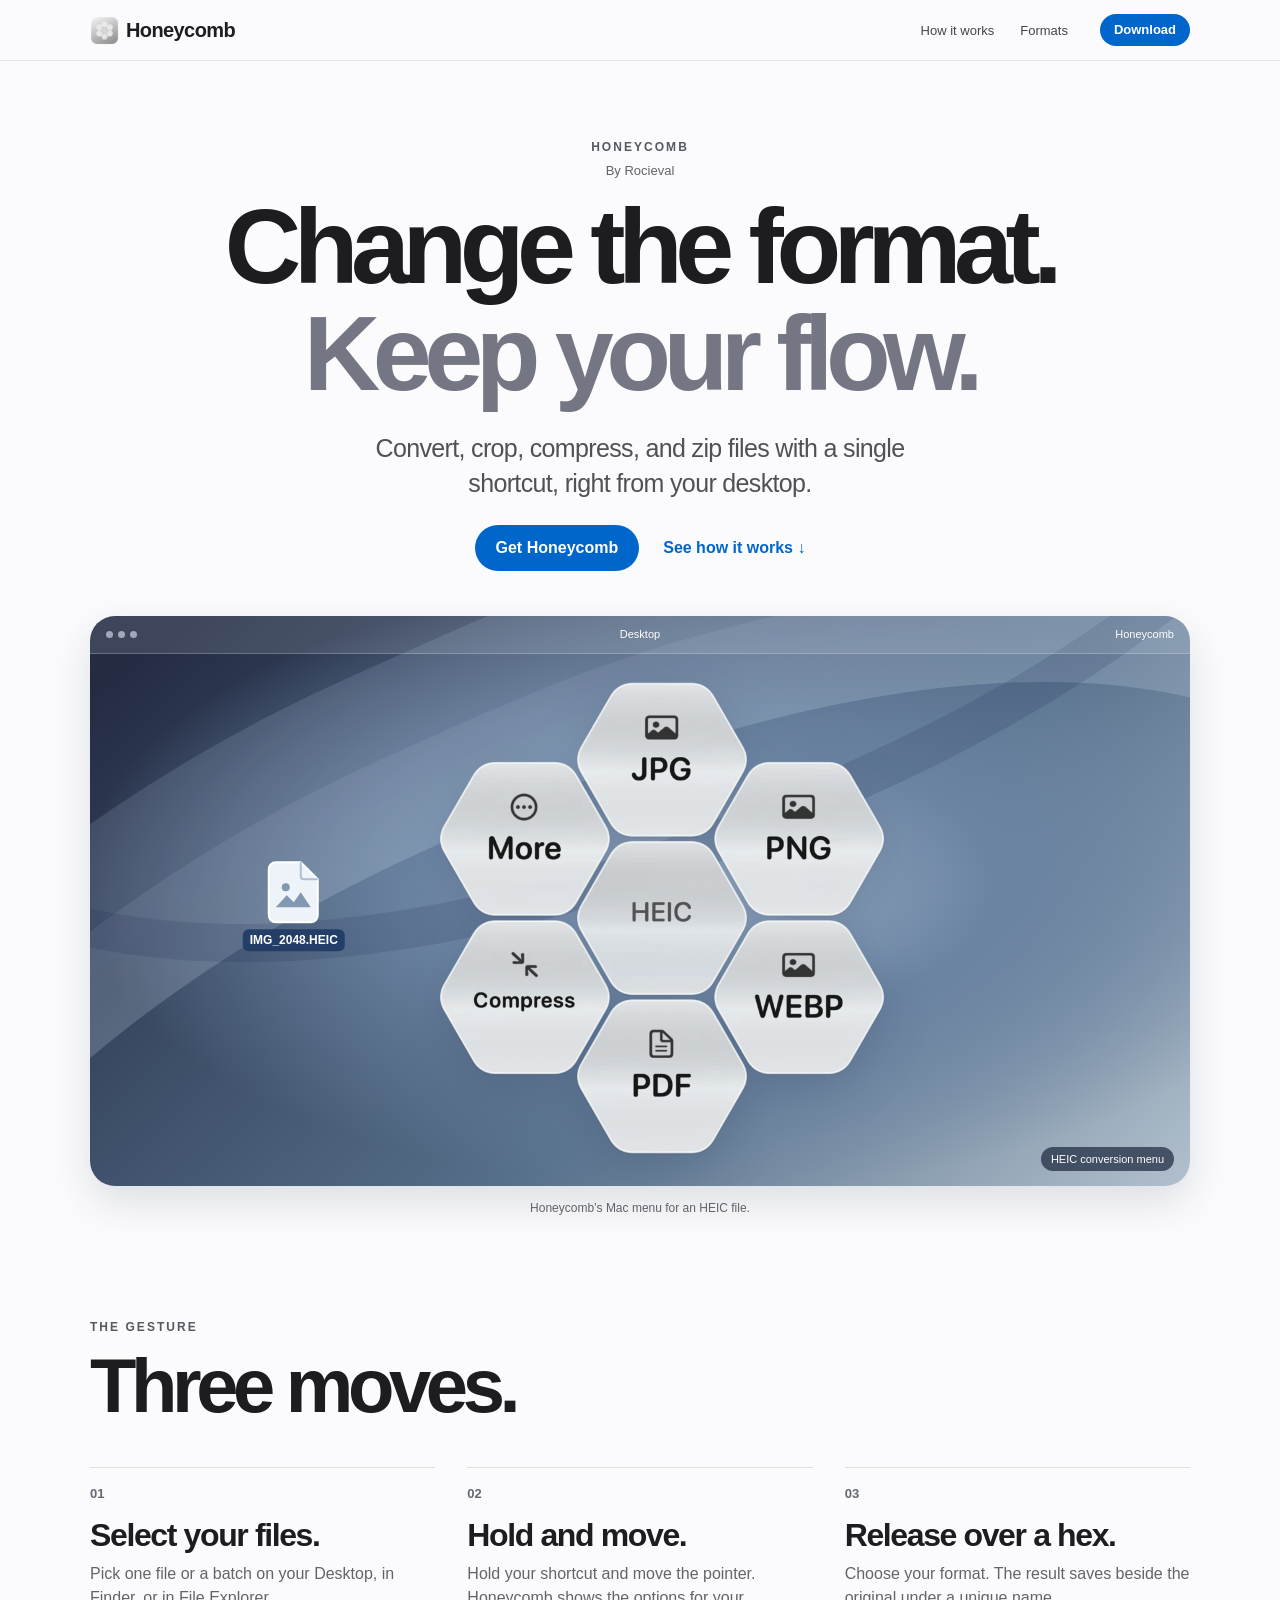
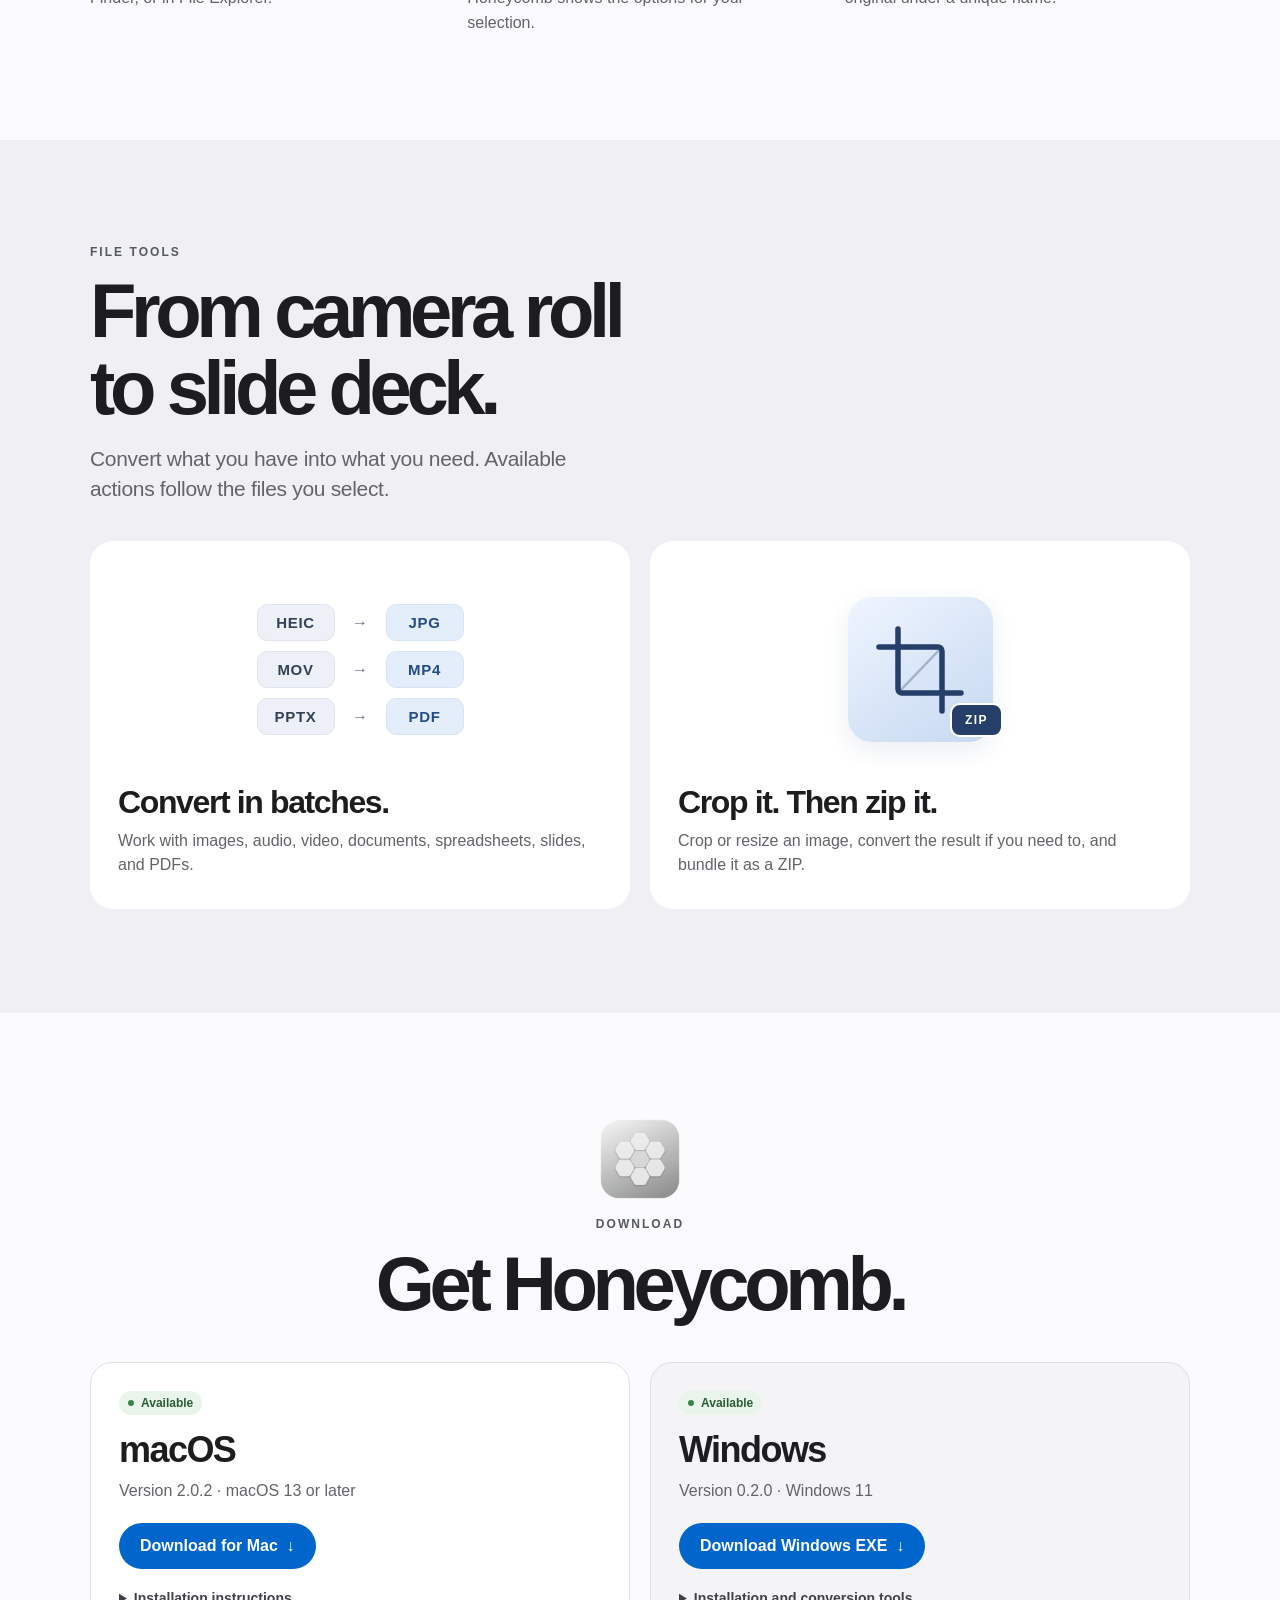
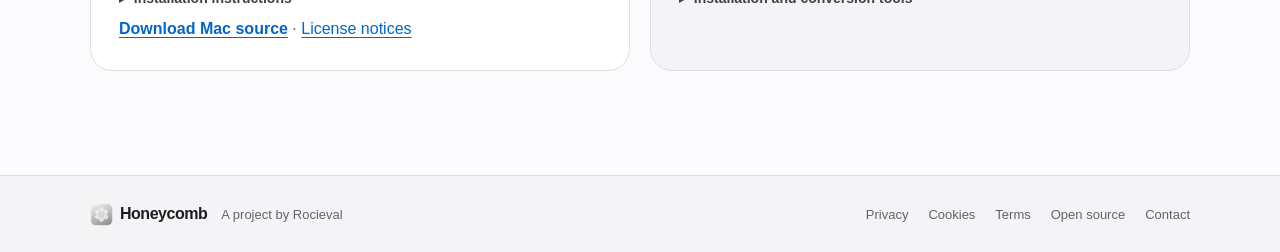
<file: docs/index.html>
<!doctype html>
<html lang="en">
<head>
  <meta charset="utf-8">
  <meta name="viewport" content="width=device-width, initial-scale=1">
  <meta name="description" content="Honeycomb puts file conversion, editing, compression, and ZIP archives a shortcut away on your desktop.">
  <meta name="referrer" content="no-referrer">
  <meta name="theme-color" content="#fbfbfd">
  <title>Honeycomb — File tools, a gesture away</title>
  <link rel="icon" href="assets/honeycomb.png">
  <link rel="stylesheet" href="assets/site.css">
</head>
<body>
  <a class="skip-link" href="#main">Skip to content</a>
  <header class="header">
    <nav class="nav wrap" aria-label="Main navigation">
      <a class="brand" href="#" aria-label="Honeycomb home"><img src="assets/honeycomb.png" width="29" height="29" alt="">Honeycomb</a>
      <div class="navlinks"><a href="#workflow">How it works</a><a href="#formats">Formats</a></div>
      <a class="button small" href="#download">Download</a>
    </nav>
  </header>
  <main id="main" tabindex="-1">
    <section class="hero wrap" aria-labelledby="headline">
      <p class="eyebrow">HONEYCOMB</p>
      <p class="author-credit">By Rocieval</p>
      <h1 id="headline">Change the format.<br><span>Keep your flow.</span></h1>
      <p class="lead">Convert, crop, compress, and zip files with a single shortcut, right from your desktop.</p>
      <div class="hero-actions"><a class="button" href="#download">Get Honeycomb</a><a class="link" href="#workflow">See how it works <span aria-hidden="true">↓</span></a></div>
      <figure class="showcase">
        <div class="stage" role="img" aria-label="Honeycomb’s seven-hex HEIC conversion menu. Select JPG, PNG, WEBP, PDF, Compress, or More.">
          <div class="stage-top" aria-hidden="true"><span><i></i><i></i><i></i></span><span>Desktop</span><span class="stage-top-end">Honeycomb</span></div>
          <div class="file" aria-hidden="true">
            <svg width="54" height="64" viewBox="0 0 54 64" fill="none"><path d="M9 2h25l17 17v36c0 4-3 7-7 7H9c-4 0-7-3-7-7V9c0-4 3-7 7-7Z" fill="#eef3fa" stroke="#fff" stroke-width="2"/><path d="M34 2v14c0 2 1 3 3 3h14" stroke="#adbfd4" stroke-width="2"/><path d="m9 47 11-12 7 7 7-10 10 15H9Z" fill="#8297b1"/><circle cx="19" cy="27" r="4" fill="#8297b1"/></svg>
            <span>IMG_2048.HEIC</span>
          </div>
          <img class="menu" src="assets/hex-menu.webp" width="900" height="900" alt="">
          <span class="stage-note" aria-hidden="true">HEIC conversion menu</span>
        </div>
        <figcaption>Honeycomb’s Mac menu for an HEIC file.</figcaption>
      </figure>
    </section>

    <section id="workflow" class="section wrap" aria-labelledby="workflow-title">
      <div class="section-heading">
        <p class="eyebrow">THE GESTURE</p>
        <h2 id="workflow-title">Three moves.</h2>
      </div>
      <ol class="steps">
        <li><span class="step-no">01</span><h3>Select your files.</h3><p>Pick one file or a batch on your Desktop, in Finder, or in File Explorer.</p></li>
        <li><span class="step-no">02</span><h3>Hold and move.</h3><p>Hold your shortcut and move the pointer. Honeycomb shows the options for your selection.</p></li>
        <li><span class="step-no">03</span><h3>Release over a hex.</h3><p>Choose your format. The result saves beside the original under a unique name.</p></li>
      </ol>
    </section>

    <section id="formats" class="format-section section" aria-labelledby="formats-title">
      <div class="wrap">
        <div class="section-heading">
          <p class="eyebrow">FILE TOOLS</p>
          <h2 id="formats-title">From camera roll<br>to slide deck.</h2>
          <p>Convert what you have into what you need. Available actions follow the files you select.</p>
        </div>
        <div class="features">
          <article class="feature conversion">
            <div class="feature-art" aria-hidden="true">
              <div class="route"><span>HEIC</span><b>→</b><span>JPG</span></div>
              <div class="route"><span>MOV</span><b>→</b><span>MP4</span></div>
              <div class="route"><span>PPTX</span><b>→</b><span>PDF</span></div>
            </div>
            <div><h3>Convert in batches.</h3><p>Work with images, audio, video, documents, spreadsheets, slides, and PDFs.</p></div>
          </article>
          <article class="feature editing">
            <div class="feature-art edit-art" aria-hidden="true">
              <div class="crop-art"><svg width="110" height="110" viewBox="0 0 110 110" fill="none"><path d="M33 14v60a4 4 0 0 0 4 4h59M14 32h59a4 4 0 0 1 4 4v60" stroke="currentColor" stroke-width="5.5" stroke-linecap="round"/><path d="M33 78l44-46" stroke="currentColor" stroke-opacity=".31" stroke-width="2.5" stroke-linecap="round"/></svg></div>
              <span class="zip-art">ZIP</span>
            </div>
            <div><h3>Crop it. Then zip it.</h3><p>Crop or resize an image, convert the result if you need to, and bundle it as a ZIP.</p></div>
          </article>
        </div>
      </div>
    </section>

    <section id="download" class="section download wrap" aria-labelledby="download-title">
      <img class="download-icon" src="assets/honeycomb.png" width="84" height="84" alt="">
      <div class="section-heading"><p class="eyebrow">DOWNLOAD</p><h2 id="download-title">Get Honeycomb.</h2></div>
      <div class="platforms">
        <article class="platform">
          <span class="status available"><i></i> Available</span>
          <h3>macOS</h3>
          <p>Version 2.0.2 · macOS 13 or later</p>
          <a class="button" href="downloads/Honeycomb-2.0.2-macOS.zip" download>Download for Mac <span aria-hidden="true">↓</span></a>
          <details>
            <summary>Installation instructions</summary>
            <ol>
              <li>Unzip the download, then open <code>install-honeycomb.command</code>.</li>
              <li>If Finder reports a file privilege error, open Terminal, type <code>/bin/bash</code> followed by a space, drag the extracted script into Terminal, and press Return.</li>
              <li>Follow the Terminal prompts. First setup needs an internet connection and may ask for Command Line Tools or your Mac password.</li>
              <li>In System Settings, enable Accessibility, Input Monitoring, and Automation access to Finder for Honeycomb.</li>
            </ol>
          </details>
          <p><a class="link" href="downloads/Honeycomb-source.zip" download>Download Mac source</a> · <a href="licenses.html">License notices</a></p>
        </article>
        <article class="platform windows">
          <span class="status available"><i></i> Available</span>
          <h3>Windows</h3>
          <p>Version 0.2.0 · Windows 11</p>
          <a class="button" href="downloads/Honeycomb-Windows-Setup.exe" download>Download Windows EXE <span aria-hidden="true">↓</span></a>
          <details>
            <summary>Installation and conversion tools</summary>
            <ol>
              <li>If you already use Honeycomb, quit it from the system tray. Open <code>Honeycomb-Windows-Setup.exe</code> from your Downloads folder.</li>
              <li>The installer is unsigned. If Microsoft Defender SmartScreen shows <strong>Windows protected your PC</strong>, check that you downloaded the EXE from this Honeycomb site. Click <strong>More info</strong>, then <strong>Run anyway</strong> if Windows offers it and you trust the download.</li>
              <li>Select files in Explorer or on the Desktop. Hold <strong>Ctrl + Alt + Space</strong>, move the pointer, and release over a hex.</li>
              <li>If a format needs an engine, pick <strong>Set up tools</strong> from the menu. Honeycomb asks before installing a tool. Open the menu again once the tool is detected.</li>
            </ol>
            <p>Poppler handles PDF pages and text. FFmpeg handles audio and video, including M4A, M4V, and recognizable MPEG-4 files ending in <code>.m4</code>. LibreOffice handles PowerPoint, spreadsheets, and Office documents. ImageMagick and Pandoc add image and document formats.</p>
            <p>For a mixed selection, choose <strong>By type</strong> to see each group’s options. <strong>Set up extended formats</strong> adds the separate Filee converter. Choose <strong>Extended…</strong> in the menu to see its available formats.</p>
          </details>
        </article>
      </div>
    </section>
  </main>
  <footer class="footer"><div class="wrap footer-inner"><a class="brand" href="#"><img src="assets/honeycomb.png" width="23" height="23" alt="">Honeycomb</a><p class="footer-credit">A project by Rocieval</p><nav class="legal-links" aria-label="Legal and support"><a href="privacy.html">Privacy</a><a href="cookies.html">Cookies</a><a href="terms.html">Terms</a><a href="licenses.html">Open source</a><a href="contact.html">Contact</a></nav></div></footer>
</body>
</html>
</file>
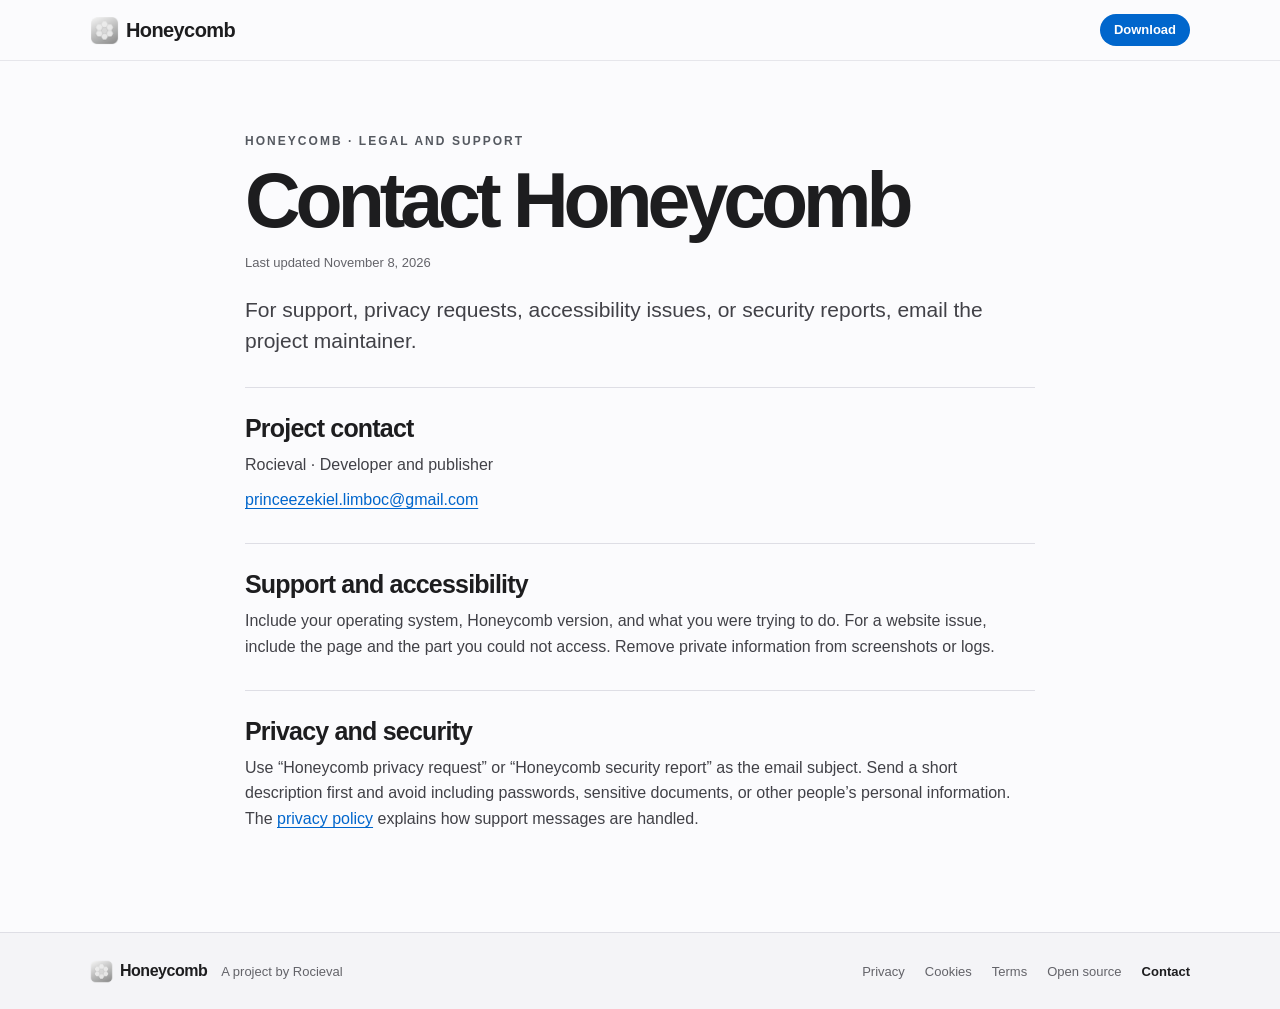
<file: docs/contact.html>
<!doctype html>
<html lang="en">
<head>
  <meta charset="utf-8">
  <meta name="viewport" content="width=device-width, initial-scale=1">
  <meta name="referrer" content="no-referrer">
  <meta name="description" content="For support, privacy requests, accessibility issues, or security reports, email the project maintainer.">
  <title>Contact Honeycomb — Honeycomb</title>
  <link rel="icon" href="assets/honeycomb.png">
  <link rel="stylesheet" href="assets/site.css">
</head>
<body>
  <a class="skip-link" href="#main">Skip to content</a>
  <header class="header"><nav class="nav wrap" aria-label="Main navigation">
    <a class="brand" href="index.html"><img src="assets/honeycomb.png" width="29" height="29" alt="">Honeycomb</a>
    <a class="button small legal-download" href="index.html#download">Download</a>
  </nav></header>
  <main id="main" class="legal wrap" tabindex="-1">
    <p class="eyebrow">HONEYCOMB · LEGAL AND SUPPORT</p>
    <h1>Contact Honeycomb</h1>
    <p class="legal-date">Last updated <time datetime="2026-11-08">November 8, 2026</time></p>
    <p class="legal-intro">For support, privacy requests, accessibility issues, or security reports, email the project maintainer.</p>
    
    <section><h2>Project contact</h2>
      <p>Rocieval · Developer and publisher</p>
      <p><a href="mailto:princeezekiel.limboc@gmail.com">princeezekiel.limboc@gmail.com</a></p></section>
    <section><h2>Support and accessibility</h2>
      <p>Include your operating system, Honeycomb version, and what you were trying to do. For a website issue, include the page and the part you could not access. Remove private information from screenshots or logs.</p></section>
    <section><h2>Privacy and security</h2>
      <p>Use “Honeycomb privacy request” or “Honeycomb security report” as the email subject. Send a short description first and avoid including passwords, sensitive documents, or other people’s personal information. The <a href="privacy.html">privacy policy</a> explains how support messages are handled.</p></section>
  </main>
  <footer class="footer"><div class="wrap footer-inner">
    <a class="brand" href="index.html"><img src="assets/honeycomb.png" width="23" height="23" alt="">Honeycomb</a>
    <p class="footer-credit">A project by Rocieval</p><nav class="legal-links" aria-label="Legal and support"><a href="privacy.html">Privacy</a><a href="cookies.html">Cookies</a><a href="terms.html">Terms</a><a href="licenses.html">Open source</a><a href="contact.html" aria-current="page">Contact</a></nav>
  </div></footer>
</body>
</html>
</file>
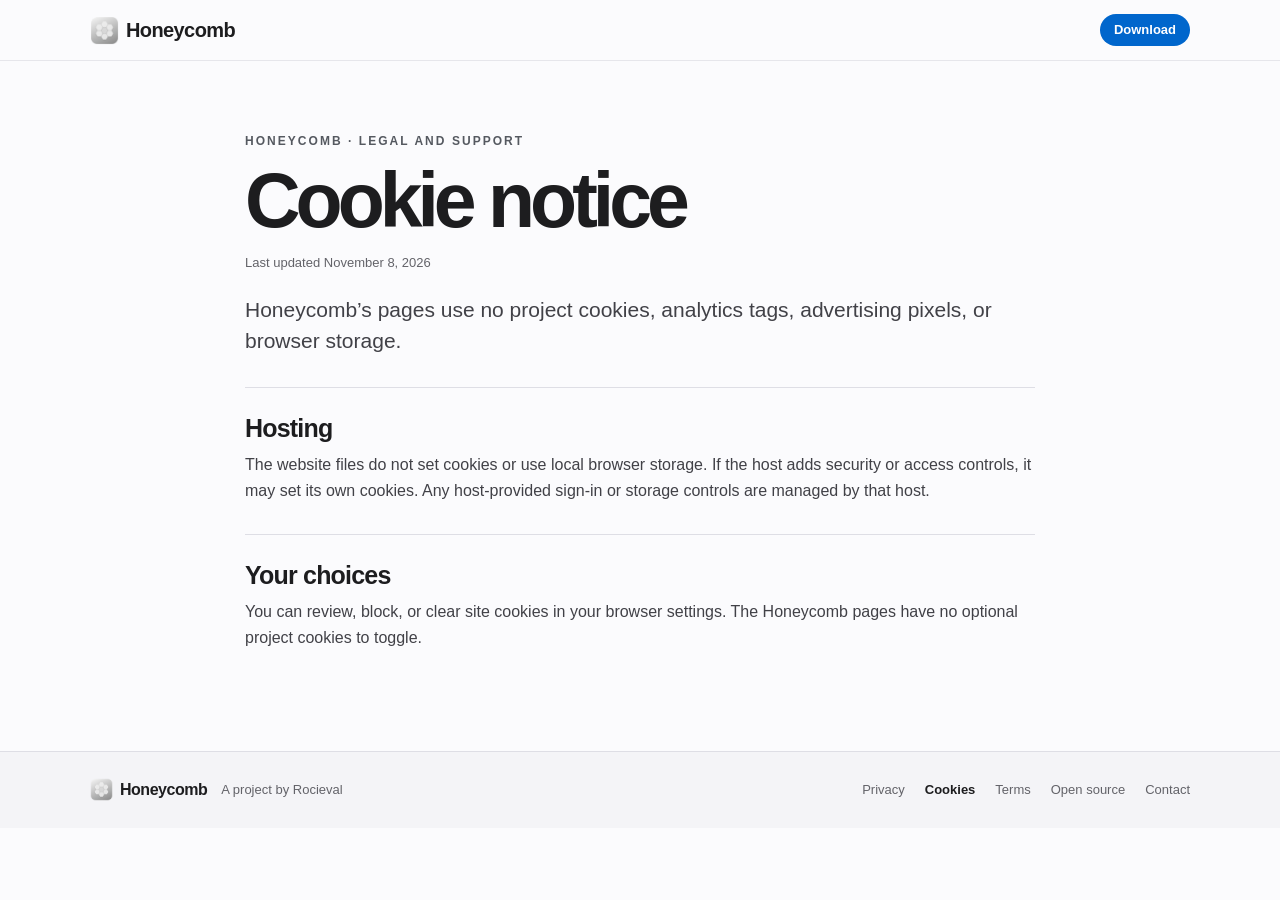
<file: docs/cookies.html>
<!doctype html>
<html lang="en">
<head>
  <meta charset="utf-8">
  <meta name="viewport" content="width=device-width, initial-scale=1">
  <meta name="referrer" content="no-referrer">
  <meta name="description" content="Honeycomb’s pages use no project cookies, analytics tags, advertising pixels, or browser storage.">
  <title>Cookie notice — Honeycomb</title>
  <link rel="icon" href="assets/honeycomb.png">
  <link rel="stylesheet" href="assets/site.css">
</head>
<body>
  <a class="skip-link" href="#main">Skip to content</a>
  <header class="header"><nav class="nav wrap" aria-label="Main navigation">
    <a class="brand" href="index.html"><img src="assets/honeycomb.png" width="29" height="29" alt="">Honeycomb</a>
    <a class="button small legal-download" href="index.html#download">Download</a>
  </nav></header>
  <main id="main" class="legal wrap" tabindex="-1">
    <p class="eyebrow">HONEYCOMB · LEGAL AND SUPPORT</p>
    <h1>Cookie notice</h1>
    <p class="legal-date">Last updated <time datetime="2026-11-08">November 8, 2026</time></p>
    <p class="legal-intro">Honeycomb’s pages use no project cookies, analytics tags, advertising pixels, or browser storage.</p>
    
    <section><h2>Hosting</h2>

      <p>The website files do not set cookies or use local browser storage. If the host adds security or access controls, it may set its own cookies. Any host-provided sign-in or storage controls are managed by that host.</p></section>
    <section><h2>Your choices</h2>
      <p>You can review, block, or clear site cookies in your browser settings. The Honeycomb pages have no optional project cookies to toggle.</p></section>
  </main>
  <footer class="footer"><div class="wrap footer-inner">
    <a class="brand" href="index.html"><img src="assets/honeycomb.png" width="23" height="23" alt="">Honeycomb</a>
    <p class="footer-credit">A project by Rocieval</p><nav class="legal-links" aria-label="Legal and support"><a href="privacy.html">Privacy</a><a href="cookies.html" aria-current="page">Cookies</a><a href="terms.html">Terms</a><a href="licenses.html">Open source</a><a href="contact.html">Contact</a></nav>
  </div></footer>
</body>
</html>
</file>
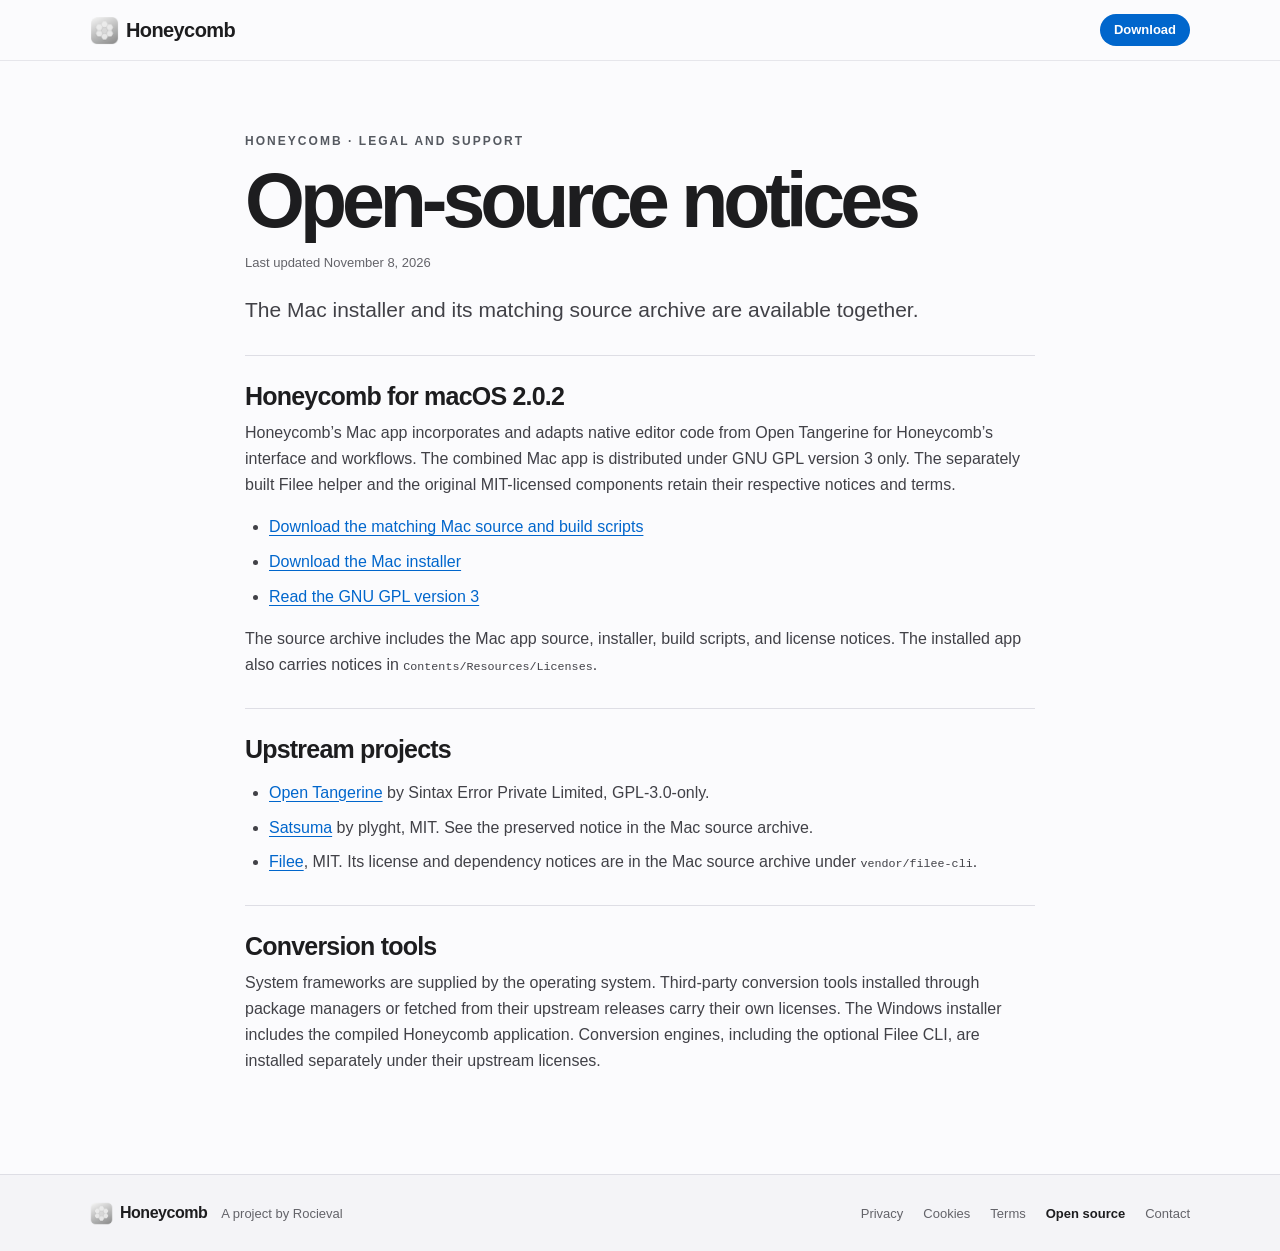
<file: docs/licenses.html>
<!doctype html>
<html lang="en">
<head>
  <meta charset="utf-8">
  <meta name="viewport" content="width=device-width, initial-scale=1">
  <meta name="referrer" content="no-referrer">
  <meta name="description" content="The Mac installer and its matching source archive are available together.">
  <title>Open-source notices — Honeycomb</title>
  <link rel="icon" href="assets/honeycomb.png">
  <link rel="stylesheet" href="assets/site.css">
</head>
<body>
  <a class="skip-link" href="#main">Skip to content</a>
  <header class="header"><nav class="nav wrap" aria-label="Main navigation">
    <a class="brand" href="index.html"><img src="assets/honeycomb.png" width="29" height="29" alt="">Honeycomb</a>
    <a class="button small legal-download" href="index.html#download">Download</a>
  </nav></header>
  <main id="main" class="legal wrap" tabindex="-1">
    <p class="eyebrow">HONEYCOMB · LEGAL AND SUPPORT</p>
    <h1>Open-source notices</h1>
    <p class="legal-date">Last updated <time datetime="2026-11-08">November 8, 2026</time></p>
    <p class="legal-intro">The Mac installer and its matching source archive are available together.</p>
    
    <section><h2>Honeycomb for macOS 2.0.2</h2>
      <p>Honeycomb’s Mac app incorporates and adapts native editor code from Open Tangerine for Honeycomb’s interface and workflows. The combined Mac app is distributed under GNU GPL version 3 only. The separately built Filee helper and the original MIT-licensed components retain their respective notices and terms.</p>
      <ul>
        <li><a href="downloads/Honeycomb-source.zip" download>Download the matching Mac source and build scripts</a></li>
        <li><a href="downloads/Honeycomb-2.0.2-macOS.zip" download>Download the Mac installer</a></li>
        <li><a href="https://www.gnu.org/licenses/gpl-3.0.html">Read the GNU GPL version 3</a></li>
      </ul>
      <p>The source archive includes the Mac app source, installer, build scripts, and license notices. The installed app also carries notices in <code>Contents/Resources/Licenses</code>.</p></section>
    <section><h2>Upstream projects</h2>
      <ul>
        <li><a href="https://github.com/sintaxerrorpvtltd/Open-Tangerine">Open Tangerine</a> by Sintax Error Private Limited, GPL-3.0-only.</li>
        <li><a href="https://github.com/plyght/satsuma">Satsuma</a> by plyght, MIT. See the preserved notice in the Mac source archive.</li>
        <li><a href="https://github.com/KnifeLemon/Filee">Filee</a>, MIT. Its license and dependency notices are in the Mac source archive under <code>vendor/filee-cli</code>.</li>
      </ul></section>
    <section><h2>Conversion tools</h2>
      <p>System frameworks are supplied by the operating system. Third-party conversion tools installed through package managers or fetched from their upstream releases carry their own licenses. The Windows installer includes the compiled Honeycomb application. Conversion engines, including the optional Filee CLI, are installed separately under their upstream licenses.</p></section>
  </main>
  <footer class="footer"><div class="wrap footer-inner">
    <a class="brand" href="index.html"><img src="assets/honeycomb.png" width="23" height="23" alt="">Honeycomb</a>
    <p class="footer-credit">A project by Rocieval</p><nav class="legal-links" aria-label="Legal and support"><a href="privacy.html">Privacy</a><a href="cookies.html">Cookies</a><a href="terms.html">Terms</a><a href="licenses.html" aria-current="page">Open source</a><a href="contact.html">Contact</a></nav>
  </div></footer>
</body>
</html>
</file>
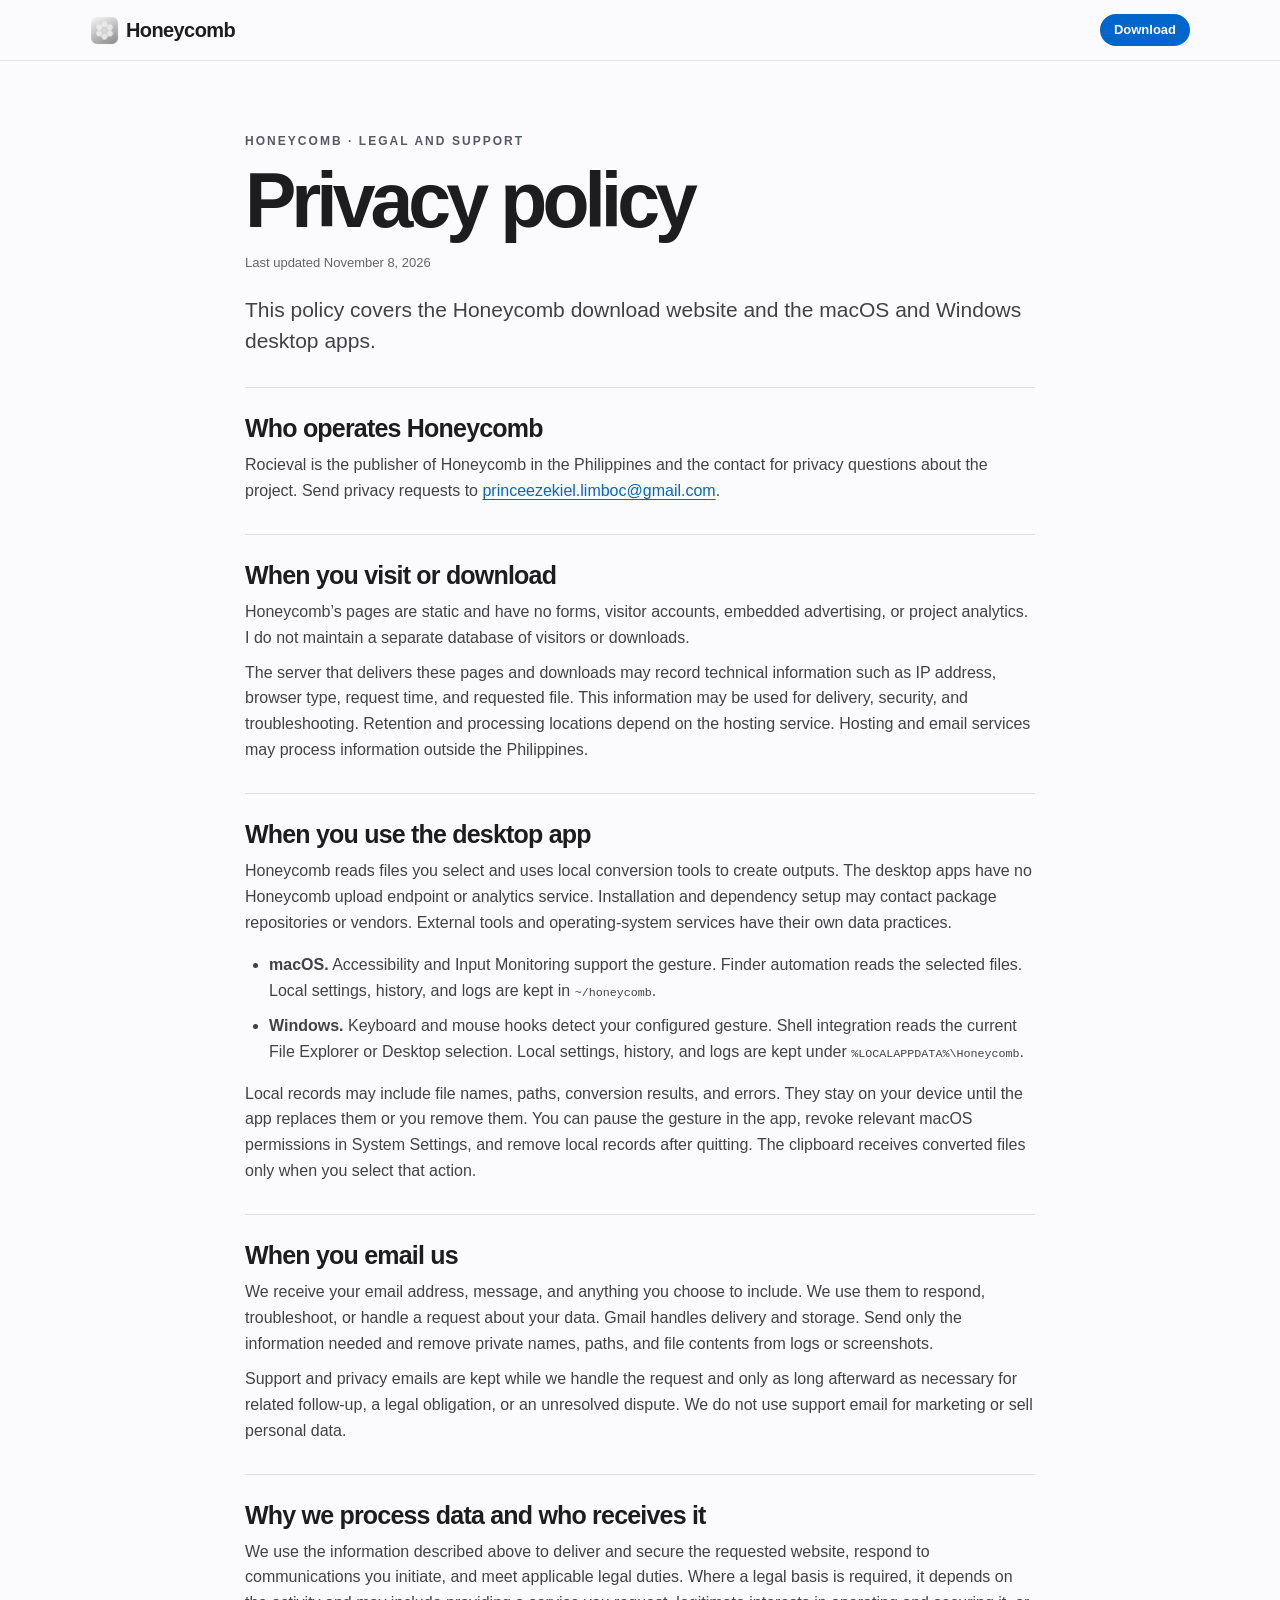
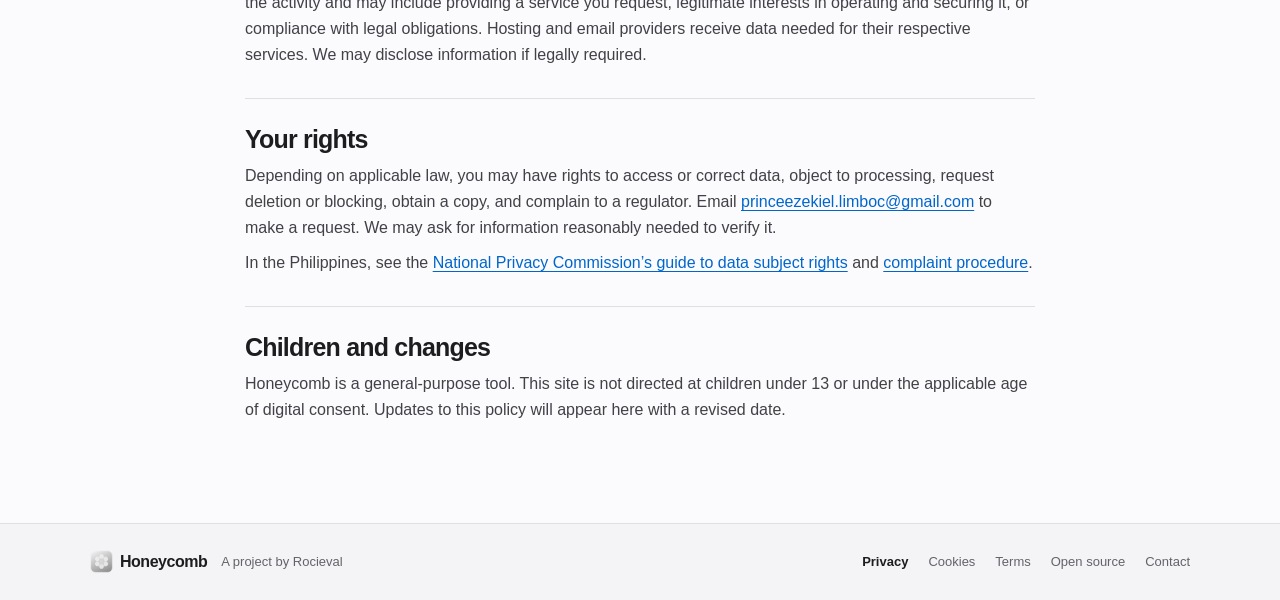
<file: docs/privacy.html>
<!doctype html>
<html lang="en">
<head>
  <meta charset="utf-8">
  <meta name="viewport" content="width=device-width, initial-scale=1">
  <meta name="referrer" content="no-referrer">
  <meta name="description" content="This policy covers the Honeycomb download website and the macOS and Windows desktop apps.">
  <title>Privacy policy — Honeycomb</title>
  <link rel="icon" href="assets/honeycomb.png">
  <link rel="stylesheet" href="assets/site.css">
</head>
<body>
  <a class="skip-link" href="#main">Skip to content</a>
  <header class="header"><nav class="nav wrap" aria-label="Main navigation">
    <a class="brand" href="index.html"><img src="assets/honeycomb.png" width="29" height="29" alt="">Honeycomb</a>
    <a class="button small legal-download" href="index.html#download">Download</a>
  </nav></header>
  <main id="main" class="legal wrap" tabindex="-1">
    <p class="eyebrow">HONEYCOMB · LEGAL AND SUPPORT</p>
    <h1>Privacy policy</h1>
    <p class="legal-date">Last updated <time datetime="2026-11-08">November 8, 2026</time></p>
    <p class="legal-intro">This policy covers the Honeycomb download website and the macOS and Windows desktop apps.</p>
    
    <section><h2>Who operates Honeycomb</h2>
      <p>Rocieval is the publisher of Honeycomb in the Philippines and the contact for privacy questions about the project. Send privacy requests to <a href="mailto:princeezekiel.limboc@gmail.com">princeezekiel.limboc@gmail.com</a>.</p></section>
    <section><h2>When you visit or download</h2>

      <p>Honeycomb’s pages are static and have no forms, visitor accounts, embedded advertising, or project analytics. I do not maintain a separate database of visitors or downloads.</p>
      <p>The server that delivers these pages and downloads may record technical information such as IP address, browser type, request time, and requested file. This information may be used for delivery, security, and troubleshooting. Retention and processing locations depend on the hosting service. Hosting and email services may process information outside the Philippines.</p></section>
    <section><h2>When you use the desktop app</h2>
      <p>Honeycomb reads files you select and uses local conversion tools to create outputs. The desktop apps have no Honeycomb upload endpoint or analytics service. Installation and dependency setup may contact package repositories or vendors. External tools and operating-system services have their own data practices.</p>
      <ul>
        <li><strong>macOS.</strong> Accessibility and Input Monitoring support the gesture. Finder automation reads the selected files. Local settings, history, and logs are kept in <code>~/honeycomb</code>.</li>
        <li><strong>Windows.</strong> Keyboard and mouse hooks detect your configured gesture. Shell integration reads the current File Explorer or Desktop selection. Local settings, history, and logs are kept under <code>%LOCALAPPDATA%\Honeycomb</code>.</li>
      </ul>
      <p>Local records may include file names, paths, conversion results, and errors. They stay on your device until the app replaces them or you remove them. You can pause the gesture in the app, revoke relevant macOS permissions in System Settings, and remove local records after quitting. The clipboard receives converted files only when you select that action.</p></section>
    <section><h2>When you email us</h2>
      <p>We receive your email address, message, and anything you choose to include. We use them to respond, troubleshoot, or handle a request about your data. Gmail handles delivery and storage. Send only the information needed and remove private names, paths, and file contents from logs or screenshots.</p>
      <p>Support and privacy emails are kept while we handle the request and only as long afterward as necessary for related follow-up, a legal obligation, or an unresolved dispute. We do not use support email for marketing or sell personal data.</p></section>
    <section><h2>Why we process data and who receives it</h2>
      <p>We use the information described above to deliver and secure the requested website, respond to communications you initiate, and meet applicable legal duties. Where a legal basis is required, it depends on the activity and may include providing a service you request, legitimate interests in operating and securing it, or compliance with legal obligations. Hosting and email providers receive data needed for their respective services. We may disclose information if legally required.</p></section>
    <section><h2>Your rights</h2>
      <p>Depending on applicable law, you may have rights to access or correct data, object to processing, request deletion or blocking, obtain a copy, and complain to a regulator. Email <a href="mailto:princeezekiel.limboc@gmail.com">princeezekiel.limboc@gmail.com</a> to make a request. We may ask for information reasonably needed to verify it.</p>
      <p>In the Philippines, see the <a href="https://privacy.gov.ph/data-subject-rights/">National Privacy Commission’s guide to data subject rights</a> and <a href="https://privacy.gov.ph/file-a-complaint-2/">complaint procedure</a>.</p></section>
    <section><h2>Children and changes</h2>
      <p>Honeycomb is a general-purpose tool. This site is not directed at children under 13 or under the applicable age of digital consent. Updates to this policy will appear here with a revised date.</p></section>
  </main>
  <footer class="footer"><div class="wrap footer-inner">
    <a class="brand" href="index.html"><img src="assets/honeycomb.png" width="23" height="23" alt="">Honeycomb</a>
    <p class="footer-credit">A project by Rocieval</p><nav class="legal-links" aria-label="Legal and support"><a href="privacy.html" aria-current="page">Privacy</a><a href="cookies.html">Cookies</a><a href="terms.html">Terms</a><a href="licenses.html">Open source</a><a href="contact.html">Contact</a></nav>
  </div></footer>
</body>
</html>
</file>
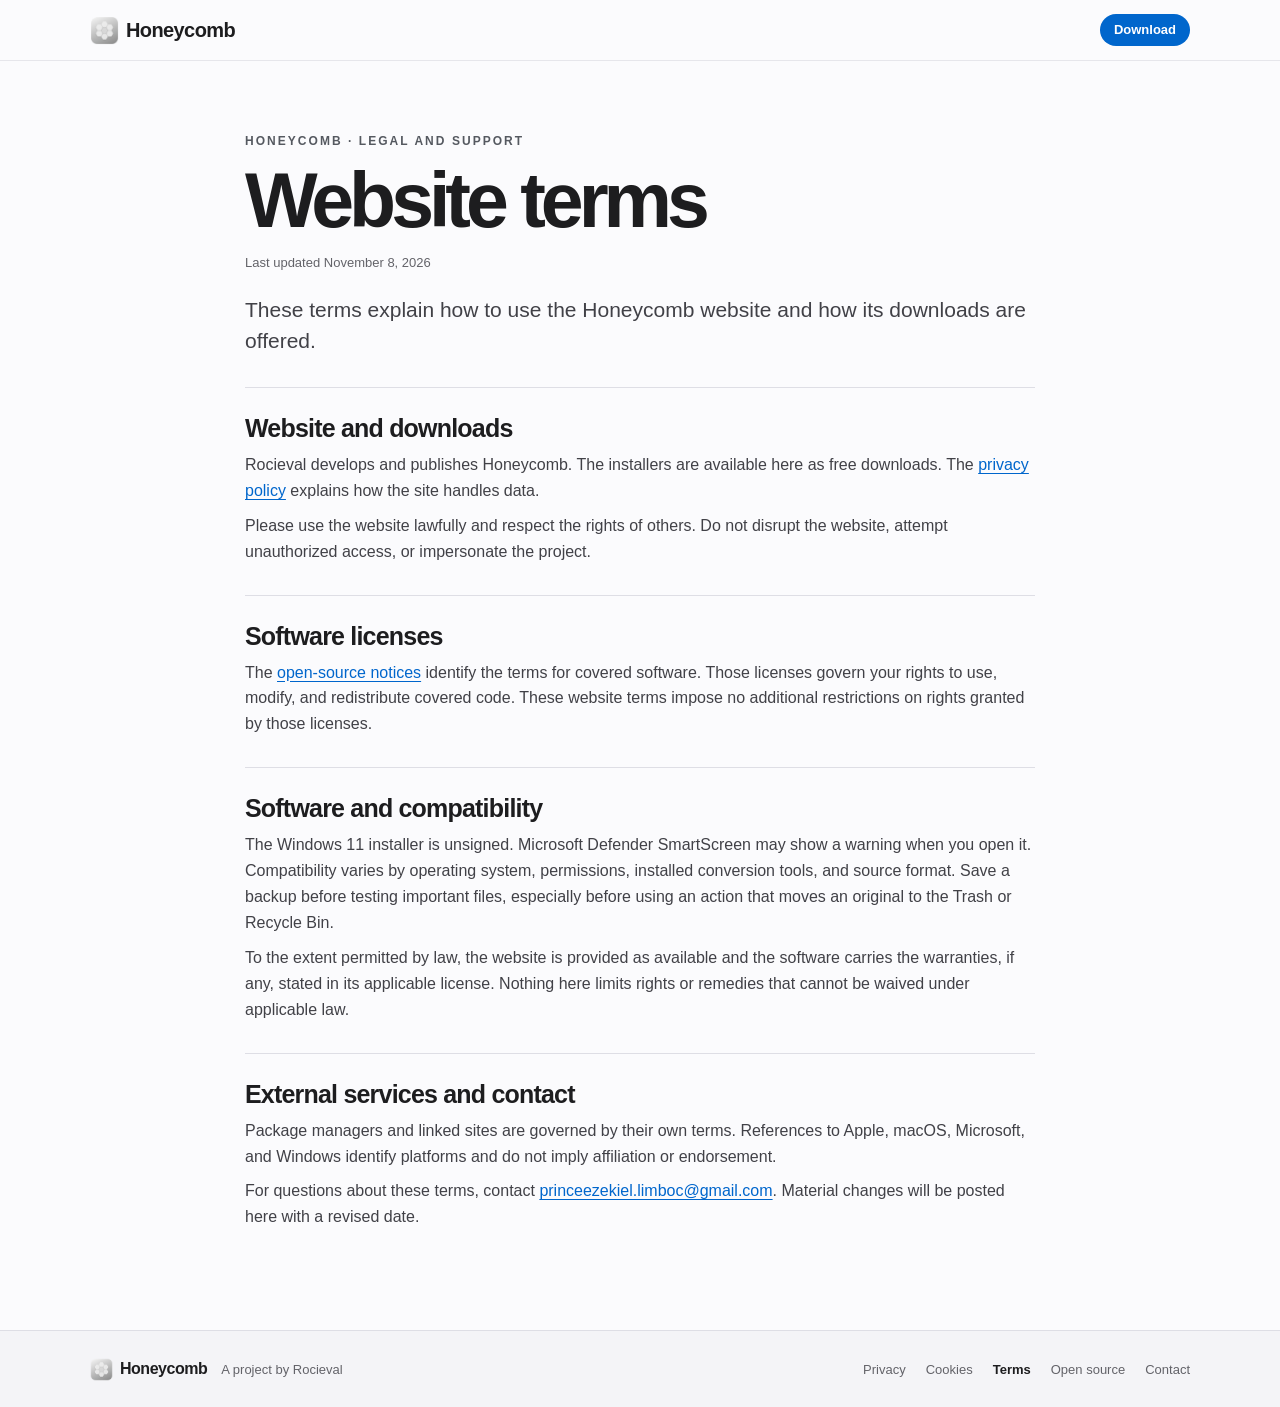
<file: docs/terms.html>
<!doctype html>
<html lang="en">
<head>
  <meta charset="utf-8">
  <meta name="viewport" content="width=device-width, initial-scale=1">
  <meta name="referrer" content="no-referrer">
  <meta name="description" content="These terms explain how to use the Honeycomb website and how its downloads are offered.">
  <title>Website terms — Honeycomb</title>
  <link rel="icon" href="assets/honeycomb.png">
  <link rel="stylesheet" href="assets/site.css">
</head>
<body>
  <a class="skip-link" href="#main">Skip to content</a>
  <header class="header"><nav class="nav wrap" aria-label="Main navigation">
    <a class="brand" href="index.html"><img src="assets/honeycomb.png" width="29" height="29" alt="">Honeycomb</a>
    <a class="button small legal-download" href="index.html#download">Download</a>
  </nav></header>
  <main id="main" class="legal wrap" tabindex="-1">
    <p class="eyebrow">HONEYCOMB · LEGAL AND SUPPORT</p>
    <h1>Website terms</h1>
    <p class="legal-date">Last updated <time datetime="2026-11-08">November 8, 2026</time></p>
    <p class="legal-intro">These terms explain how to use the Honeycomb website and how its downloads are offered.</p>
    
    <section><h2>Website and downloads</h2>
      <p>Rocieval develops and publishes Honeycomb. The installers are available here as free downloads. The <a href="privacy.html">privacy policy</a> explains how the site handles data.</p>
      <p>Please use the website lawfully and respect the rights of others. Do not disrupt the website, attempt unauthorized access, or impersonate the project.</p></section>
    <section><h2>Software licenses</h2>
      <p>The <a href="licenses.html">open-source notices</a> identify the terms for covered software. Those licenses govern your rights to use, modify, and redistribute covered code. These website terms impose no additional restrictions on rights granted by those licenses.</p></section>
    <section><h2>Software and compatibility</h2>
      <p>The Windows 11 installer is unsigned. Microsoft Defender SmartScreen may show a warning when you open it. Compatibility varies by operating system, permissions, installed conversion tools, and source format. Save a backup before testing important files, especially before using an action that moves an original to the Trash or Recycle Bin.</p>
      <p>To the extent permitted by law, the website is provided as available and the software carries the warranties, if any, stated in its applicable license. Nothing here limits rights or remedies that cannot be waived under applicable law.</p></section>
    <section><h2>External services and contact</h2>
      <p>Package managers and linked sites are governed by their own terms. References to Apple, macOS, Microsoft, and Windows identify platforms and do not imply affiliation or endorsement.</p>
      <p>For questions about these terms, contact <a href="mailto:princeezekiel.limboc@gmail.com">princeezekiel.limboc@gmail.com</a>. Material changes will be posted here with a revised date.</p></section>
  </main>
  <footer class="footer"><div class="wrap footer-inner">
    <a class="brand" href="index.html"><img src="assets/honeycomb.png" width="23" height="23" alt="">Honeycomb</a>
    <p class="footer-credit">A project by Rocieval</p><nav class="legal-links" aria-label="Legal and support"><a href="privacy.html">Privacy</a><a href="cookies.html">Cookies</a><a href="terms.html" aria-current="page">Terms</a><a href="licenses.html">Open source</a><a href="contact.html">Contact</a></nav>
  </div></footer>
</body>
</html>
</file>
<file: docs/assets/site.css>
:root{color-scheme:light;--page:#fbfbfd;--ink:#1d1d1f;--muted:#636369;--line:#dedee5;--blue:#0066cc;--width:1100px;font-family:-apple-system,BlinkMacSystemFont,"Segoe UI",sans-serif;color:var(--ink);background:var(--page);font-synthesis:none}
*,*::before,*::after{box-sizing:border-box}html{scroll-behavior:smooth}body{margin:0}img{display:block;max-width:100%}a{color:inherit;text-decoration:none}button,summary,a{-webkit-tap-highlight-color:transparent}a:focus-visible,summary:focus-visible{outline:3px solid var(--blue);outline-offset:5px;border-radius:3px}h1,h2,h3,p,figure{margin:0}.wrap{width:min(var(--width),calc(100% - 64px));margin-inline:auto}.header{position:sticky;top:0;z-index:10;background:rgba(251,251,253,.88);backdrop-filter:blur(20px);border-bottom:1px solid #e6e6eb}.nav{height:60px;display:flex;align-items:center;gap:32px}.brand{display:inline-flex;align-items:center;gap:7px;font-weight:650;letter-spacing:-.03em;font-size:20px}.navlinks{display:flex;gap:26px;margin-left:auto;font-size:13px;color:#44444a}.navlinks a:hover,.footer a:hover{color:var(--blue)}.button{display:inline-flex;align-items:center;justify-content:center;gap:.55em;padding:13px 21px;border-radius:100px;background:var(--blue);color:#fff;font-weight:600;line-height:1.2;font-size:16px;transition:background .15s,transform .15s}.button:hover{background:#0054a8;transform:translateY(-1px)}.button.small{font-size:13px;padding:8px 14px}.link{color:var(--blue);font-weight:600}.link:hover{text-decoration:underline}.hero{padding-top:78px;text-align:center}.eyebrow{color:#555960;font-size:12px;font-weight:750;letter-spacing:.17em;line-height:1.45}.hero h1,.section h2{font-weight:710;letter-spacing:-.071em;line-height:1.01}.hero h1{font-size:clamp(52px,8.4vw,106px);margin-top:15px}.hero h1 span{color:#747783}.lead{margin:24px auto 0;max-width:565px;font-size:clamp(18px,2.4vw,25px);line-height:1.38;letter-spacing:-.026em;color:#505056}.hero-actions{display:flex;justify-content:center;align-items:center;gap:24px;margin:25px 0 45px}.showcase{margin:0 auto}.stage{height:clamp(322px,53vw,570px);position:relative;isolation:isolate;overflow:hidden;border-radius:25px;background:radial-gradient(ellipse at 56% 47%,#9db3cb 0%,#6b84a2 33%,transparent 72%),linear-gradient(137deg,#242c44 5%,#566f8a 60%,#b2c0cd);box-shadow:0 16px 40px #26324324}.stage::before,.stage::after{content:"";position:absolute;z-index:-1;pointer-events:none;inset:-30%;border-radius:47%;transform:rotate(-24deg);border:64px solid #d8e7f233}.stage::before{translate:0 31%;box-shadow:0 0 0 37px #bec9e01c,0 0 0 125px #d9e6fa20}.stage::after{translate:0 -55%;border-width:40px;border-color:#15254b26}.stage-top{position:absolute;inset:0 0 auto;height:38px;display:grid;grid-template-columns:1fr 1fr 1fr;align-items:center;padding:0 16px;border-bottom:1px solid #ffffff37;background:#eff4fa20;color:#fff;font-size:11px}.stage-top span:first-child{display:flex;gap:5px}.stage-top-end{justify-self:end}.stage-top i{width:7px;height:7px;border-radius:50%;background:#e4eafa99}.file{position:absolute;left:15%;top:45%;display:grid;gap:5px;justify-items:center;color:#fff;transform:translate(-12%,-13%);font-size:12px;font-weight:600}.file span{background:#1e3b64e6;border-radius:6px;padding:4px 7px}.menu{position:absolute;top:53%;left:52%;width:clamp(300px,52vw,558px);height:auto;transform:translate(-50%,-50%);filter:drop-shadow(0 12px 24px #14264432)}.stage-note{position:absolute;bottom:15px;right:16px;padding:6px 10px;border-radius:100px;background:#101c33a6;color:#fff;font-size:11px}.showcase figcaption{margin:15px 0 0;font-size:12px;color:#65656c}.section{padding-block:104px;scroll-margin-top:56px}.section-heading h2{font-size:clamp(47px,6.7vw,76px);margin-top:12px}.section-heading>p:not(.eyebrow){font-size:21px;line-height:1.45;color:var(--muted);max-width:525px;margin-top:17px;letter-spacing:-.015em}.steps{list-style:none;padding:0;margin:42px 0 0;display:grid;grid-template-columns:repeat(3,1fr);gap:32px}.steps li{border-top:1px solid var(--line);padding-top:18px}.step-no{display:block;font-size:13px;color:#636970;font-weight:700;margin-bottom:17px;font-variant-numeric:tabular-nums}.section h3{font-size:clamp(23px,3.2vw,32px);letter-spacing:-.043em;line-height:1.12}.steps p,.feature p,.platform p,.platform details{font-size:16px;color:var(--muted);line-height:1.55;margin-top:8px}.format-section{background:#f0f0f4}.features{display:grid;grid-template-columns:1fr 1fr;gap:20px;margin-top:36px}.feature{display:grid;grid-template-rows:210px auto;gap:10px;min-width:0;border-radius:23px;background:#fff;padding:24px 28px 31px}.feature-art{display:grid;align-content:center;justify-content:center}.route{display:grid;grid-template-columns:78px 33px 78px;align-items:center;text-align:center;gap:9px;margin:5px 0}.route span{padding:9px 5px;border-radius:10px;font-size:15px;letter-spacing:.045em;font-weight:700;color:#334156;background:#edf0f6;border:1px solid #dfe5ef}.route span:last-child{background:#e4eefb;color:#234d84;border-color:#d8e4f5}.route b{color:#667383;font-weight:500}.edit-art{position:relative}.crop-art{display:grid;place-items:center;width:145px;height:145px;border-radius:24px;color:#253f69;background:linear-gradient(145deg,#eff5ff,#c6d8f1);box-shadow:0 8px 23px #213e6317}.zip-art{position:absolute;left:calc(50% + 30px);top:calc(50% + 33px);background:#253f69;color:white;padding:8px 13px;border:2px solid white;border-radius:10px;font-size:12px;font-weight:750;letter-spacing:.12em}.download{text-align:center}.download-icon{margin:0 auto 15px}.platforms{display:grid;grid-template-columns:1fr 1fr;gap:20px;margin-top:40px;text-align:left}.platform{border:1px solid var(--line);background:#fff;border-radius:22px;padding:28px}.platform.windows{background:#f4f4f7}.status{display:inline-flex;align-items:center;gap:7px;color:#50535a;background:#ebebf0;border-radius:100px;padding:5px 9px;font-weight:650;font-size:12px}.status i{width:6px;height:6px;border-radius:50%;background:#666978}.status.available{background:#e9f4ea;color:#2c5d35}.status.available i{background:#39834b}.platform h3{margin-top:15px;font-size:36px}.platform .button,.platform .platform-note{margin-top:20px}.platform details{margin-top:19px;font-size:14px}.platform summary{cursor:pointer;font-weight:650;color:#3f4048}.platform details ol{padding-left:22px}.platform details li+li{margin-top:7px}.platform code{font-size:.92em;overflow-wrap:anywhere}.footer{border-top:1px solid var(--line);background:#f4f4f7}.footer-inner{min-height:76px;display:flex;align-items:center;justify-content:space-between;gap:14px;font-size:13px;color:var(--muted)}.footer .brand{font-size:16px;color:var(--ink)}
@media(max-width:750px){.wrap{width:calc(100% - 36px)}.nav{gap:16px}.navlinks{display:none}.nav .button{margin-left:auto}.hero{padding-top:57px}.hero-actions{margin-bottom:33px}.file{left:7%;transform:translate(0,-18%);font-size:9px}.file svg{width:32px;height:40px}.file span{padding:3px 4px}.menu{left:56%}.section{padding-block:70px}.steps{gap:18px}.features,.platforms{gap:14px}.feature,.platform{padding:20px}.feature{grid-template-rows:175px auto}}
@media(max-width:490px){.hero h1{font-size:clamp(44px,11vw,54px)}.hero-actions{gap:16px}.hero-actions .link{font-size:14px}.stage{border-radius:17px}.file{display:none}.menu{left:50%;width:min(310px,96%)}.stage-top{height:31px}.steps,.features,.platforms{grid-template-columns:1fr}.steps{margin-top:28px;gap:24px}.steps li{padding-top:12px}.step-no{margin-bottom:9px}.feature{grid-template-rows:160px auto}.platforms{margin-top:28px}.footer-inner>span{display:none}}
@media(prefers-reduced-motion:reduce){html{scroll-behavior:auto}*,*::before,*::after{transition:none!important}}

/* Policy pages */
.skip-link{position:fixed;z-index:20;top:10px;left:12px;transform:translateY(-150%);background:var(--ink);color:white;padding:11px 16px;border-radius:8px}
.skip-link:focus{transform:none}
.legal-download{margin-left:auto}
.legal-links{display:flex;flex-wrap:wrap;gap:8px 20px;justify-content:flex-end}
.legal-links [aria-current="page"]{font-weight:650;color:var(--ink)}
.legal{max-width:790px;padding-block:72px 100px}
.legal h1{font-size:clamp(44px,8vw,77px);line-height:1.02;letter-spacing:-.065em;margin-top:11px}
.legal-date{font-size:13px;color:var(--muted);margin-top:15px}
.legal-intro{font-size:21px;line-height:1.5;margin-top:24px;color:#414147}
.legal section{border-top:1px solid var(--line);margin-top:30px;padding-top:25px}
.legal h2{font-size:25px;line-height:1.2;letter-spacing:-.032em}
.legal section p,.legal li{line-height:1.62;color:#414147;margin-top:9px;overflow-wrap:anywhere}
.legal section ul{padding-left:24px}
.legal a,.platform p a:not(.button){color:var(--blue);text-decoration:underline;text-underline-offset:3px}
.legal code{font-size:.9em}
.legal-table{overflow-x:auto;margin:16px 0}
.legal table{border-collapse:collapse;width:100%;font-size:14px;text-align:left}
.legal th,.legal td{padding:9px 13px;border:1px solid var(--line);vertical-align:top}
.legal thead{background:#f0f0f4}
@media(max-width:600px){.legal{padding-block:48px 66px}.footer-inner{align-items:flex-start;flex-direction:column;padding-block:18px}.legal-links{justify-content:flex-start}}

.author-credit{margin-top:7px;font-size:13px;color:var(--muted)}
.footer-inner .footer-credit{font-size:13px;color:var(--muted);margin-right:auto}
@media(min-width:601px) and (max-width:840px){.footer-inner{flex-wrap:wrap;padding-block:15px}}
</file>
